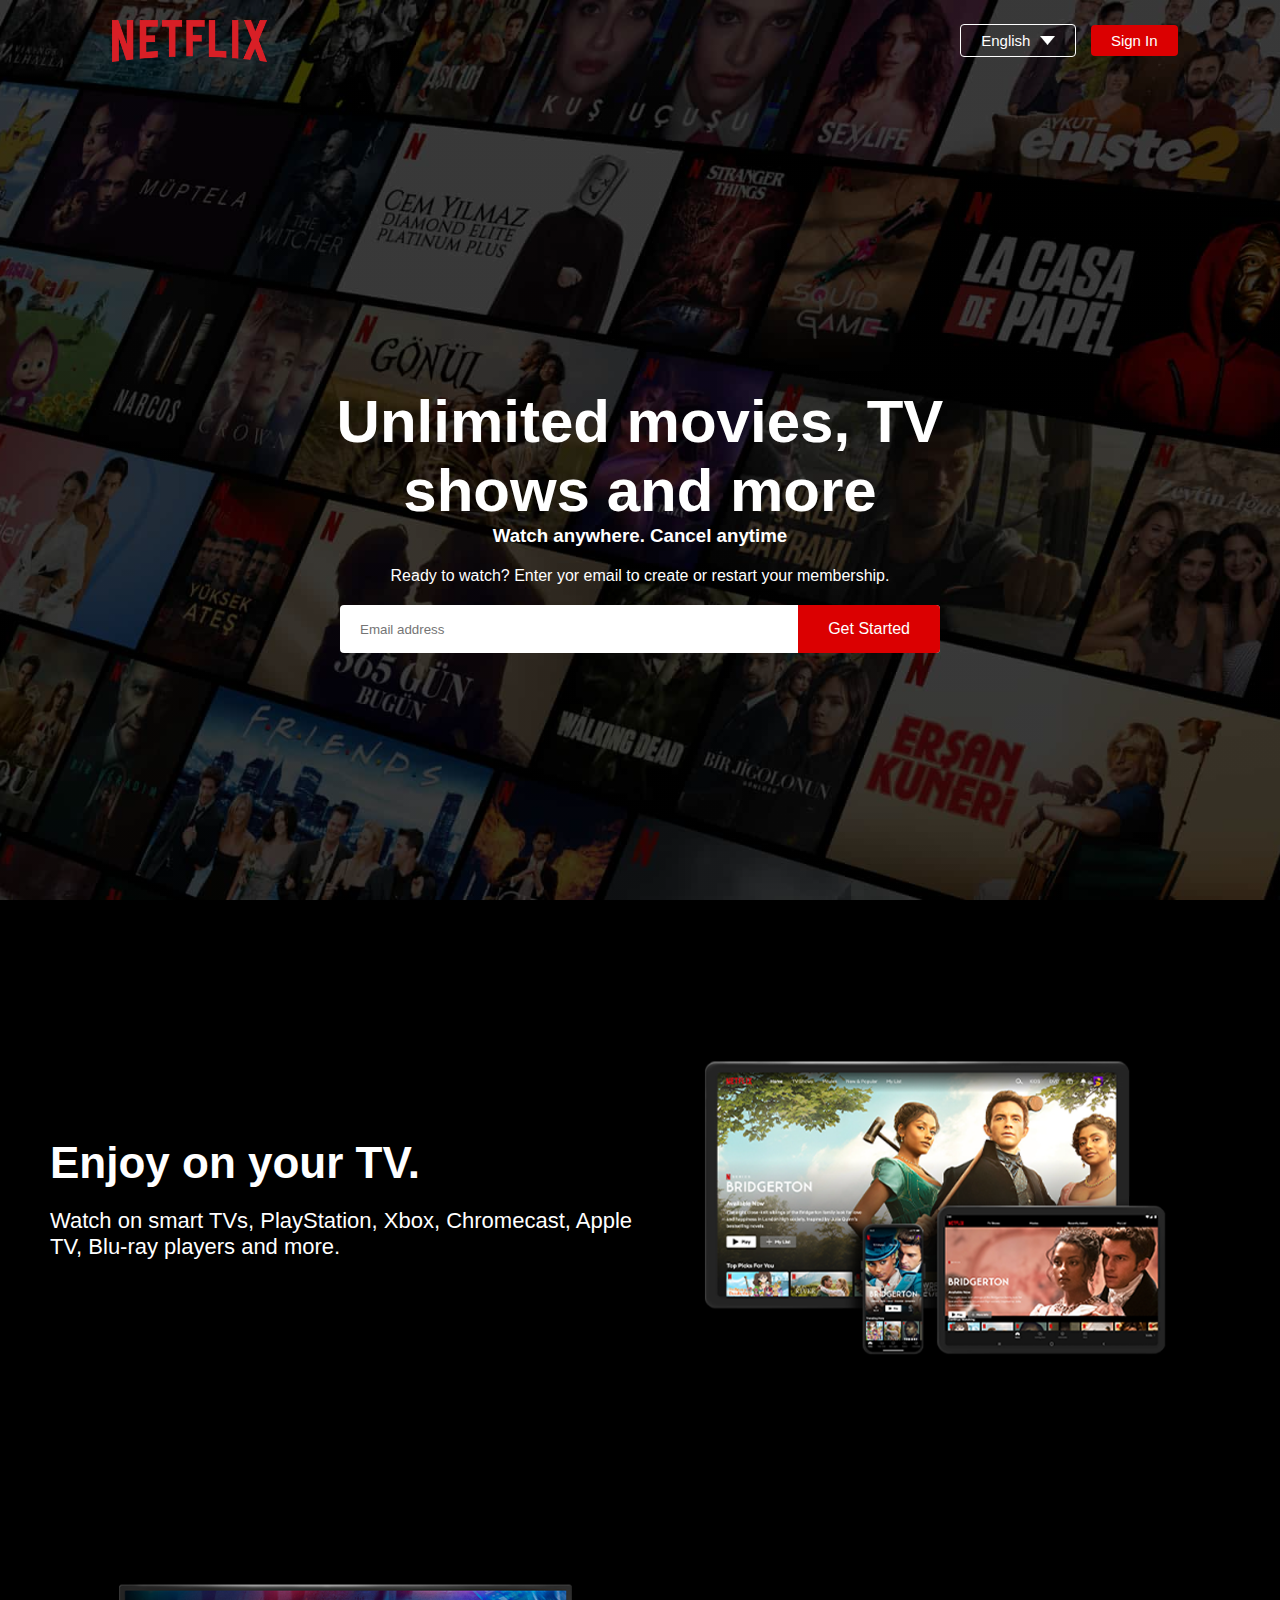
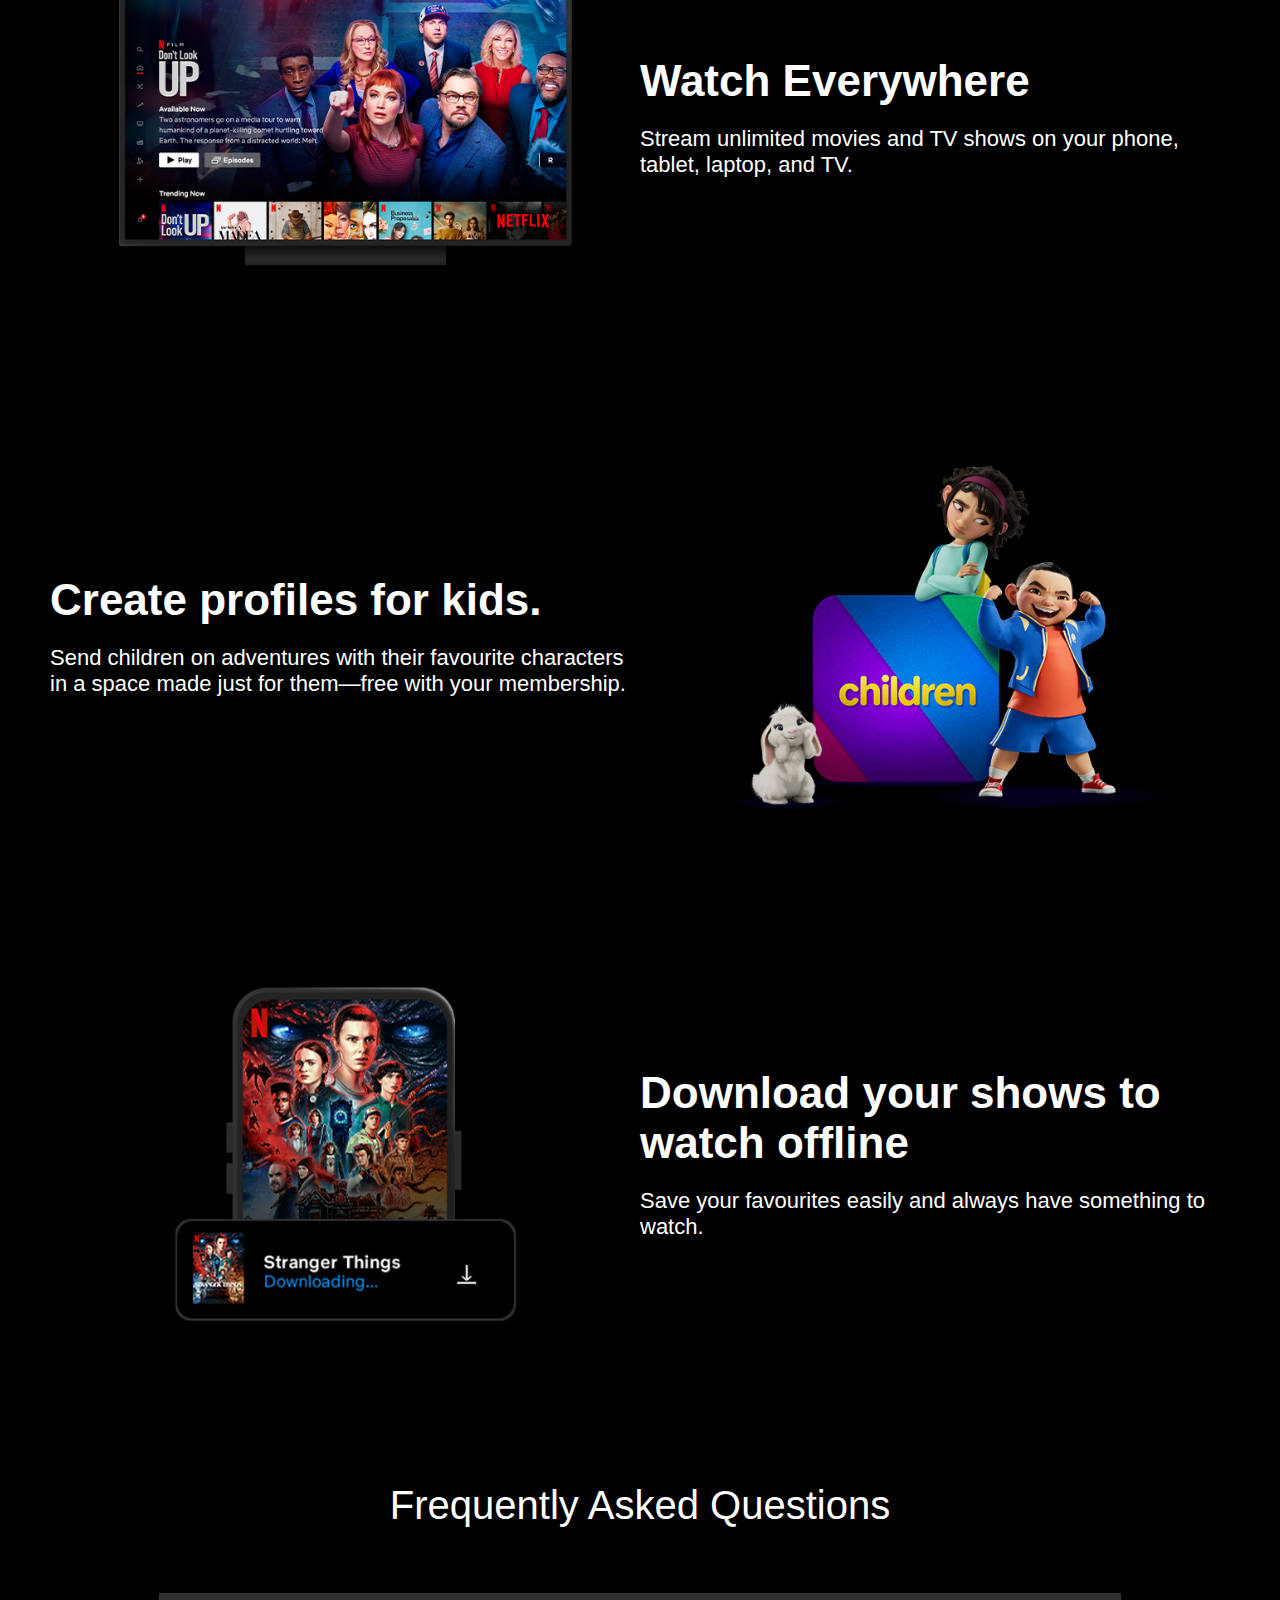
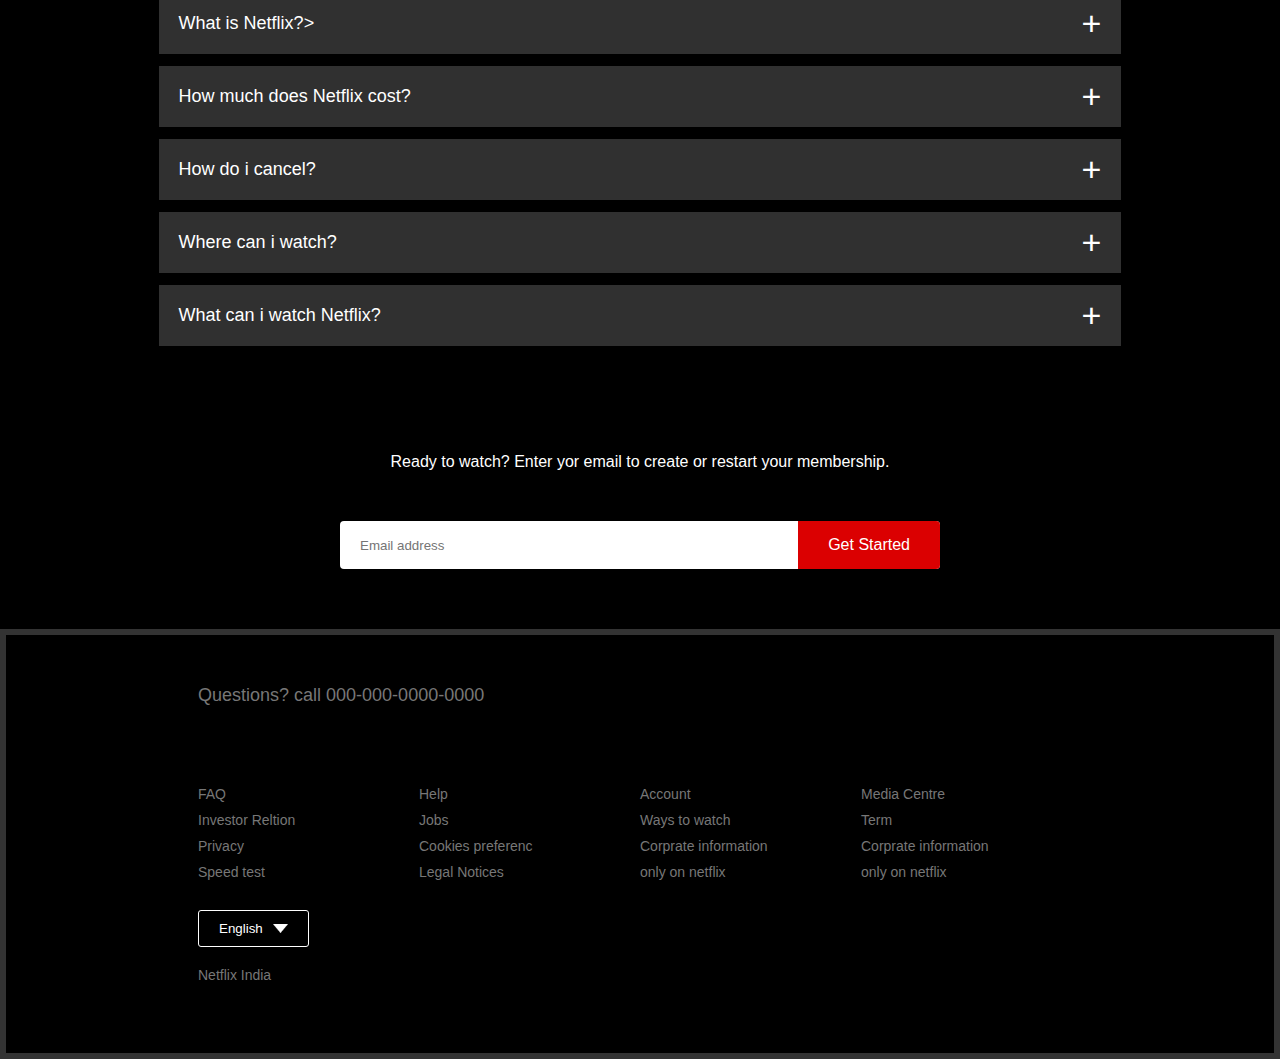
<file: index.html>
<!DOCTYPE html>
<html lang="en">
<head>
    <meta charset="UTF-8">
    <meta http-equiv="X-UA-Compatible" content="IE=edge">
    <meta name="viewport" content="width=device-width, initial-scale=1.0">
    <title>Netflix Website</title>
    <link rel="stylesheet" href="Netflix.css">
    <link rel="icon" type="image/png" href="images/logoo.jpg">
</head>
<body>
    <div class="header"> 
        <nav>
            <img src="images/logo.png" class="logo">
            <div>
                <button class="lang-btn">English<img src="images/down-icon.png"></button>
                <button>Sign In</button>
            </div>
        </nav>
        <div class="hader-content">
            <h1>Unlimited movies, TV shows and more</h1>
            <h3>Watch anywhere. Cancel anytime</h3>
            <p>Ready to watch? Enter yor email to create or restart your membership.</p>
            <form class="email-signup">
                <input type="email" placeholder="Email address" required>
                <button type="submit">Get Started</button>
            </form>
        </div>
    </div>
    <div class="features">
        <div class="row">
            <div class="text-col">
                <h2>Enjoy on your TV.</h2>
                <P>Watch on smart TVs, PlayStation, Xbox, Chromecast, Apple TV, Blu-ray players and more.</P>
            </div>
            <div class="img-col">
                <img src="images/en.png">
            </div>
        </div>
        <div class="row">
            <div class="img-col">
                <img src="images/en (1).png">
            </div>
            <div class="text-col">
                <h2>Watch Everywhere</h2>
                <P>Stream unlimited movies and TV shows on your phone, tablet, laptop, and TV.</P>
            </div>
        </div>
        <div class="row">
            <div class="text-col">
                <h2>Create profiles for kids.</h2>
                <P>Send children on adventures with their favourite characters in a space made just for them—free with your membership.</P>
            </div>
            <div class="img-col">
                <img src="images/en(4).png">
            </div>
        </div>
        <div class="row">
            <div class="img-col">
                <img src="images/en (3).png">
            </div>
            <div class="text-col">
                <h2>Download your shows to watch offline</h2>
                <P>Save your favourites easily and always have something to watch.</P>
            </div>
        </div>

    </div>
    <div class="faq">
        <h2>Frequently Asked Questions</h2>
        <ul class="acc">
            <li>
                <input type="radio" name="acc" id="first">
                <label for="first">What is Netflix?></label>
            </li>
            <li>
                <input type="radio" name="acc" id="first">
                <label for="first">How much does Netflix cost?</label>
            </li>
            <li>
                <input type="radio" name="acc" id="first">
                <label for="first">How do i cancel?</label>
                
            </li>
            <li>
                <input type="radio" name="acc" id="first">
                <label for="first">Where can i watch?</label>
            </li>
            <li>
                <input type="radio" name="acc" id="first">
                <label for="first">What can i watch Netflix?</label>
                </div>
            </li>


        </ul>
        <div>
        <p class="txt">Ready to watch? Enter yor email to create or restart your membership.</p>
        </div>
        <form class="email-signup">
            <input type="email" placeholder="Email address" required>
            <button type="submit">Get Started</button>
            
        </form>
    </div>
    <div class="footer">
        <h2>Questions? call 000-000-0000-0000</h2>

        <div class="row">
            <div class="col">
                <a href="#">FAQ</a>
                <a href="#">Investor Reltion</a>
                <a href="#">Privacy</a>
                <a href="#">Speed test</a>
            </div>
            <div class="col">
                <a href="#">Help</a>
                <a href="#">Jobs</a>
                <a href="#">Cookies preferenc</a>
                <a href="#">Legal Notices</a>
            </div>
            <div class="col">
                <a href="#">Account</a>
                <a href="#">Ways to watch</a>
                <a href="#">Corprate information </a>
                <a href="#">only on netflix</a>
            </div>
            <div class="col">
                <a href="#">Media Centre</a>
                <a href="#">Term</a>
                <a href="#">Corprate information </a>
                <a href="#">only on netflix</a>
            </div>
            <div>
                <button class="lang-btn">English<img src="images/down-icon.png"></button>
            <p class="copyright ">Netflix India</p>
            </div>
                        
                        
            

        </div>
    </div>
</body>
</html>
</file>
<file: Netflix.css>
*{
    margin: 0;
    padding: 0;
    font-family: 'poppins', sans-serif;
    box-sizing: border-box;
}
body{
    background: #000;
    color: #fff;
}
.header{
    width: 100%;
    height: 100vh;
    background-image: linear-gradient(rgba(0,0,0,0.7),rgba(0,0,0,0.7)), url(images/netflix-poster.jpg);
    background-size: cover;
    background-position: center;
    padding: 10px 8%;
    position: relative;
}
nav{
    display: flex;
    align-items: center;
    justify-content: space-between;
    

}
.logo{
    width: 175px;
    cursor: pointer;
    padding:10px;
}
nav button{
    border: 0;
    outline: 0;
    background: #db0001;
    color: #fff;
    padding: 7px 20px;
    font-size: 15px;
    border-radius: 4px;
    margin-left: 10px;
    cursor: pointer;

}
.lang-btn{
    display: inline-flex;
    align-items: center;
    background-color: transparent;
    border: 1px solid #fff;
    
}
.lang-btn img{
    width: 15px ;
    margin-left: 10px;


}
.hader-content{
    position: absolute;
    top: 50%;
    left: 50%;
    transform: translate(-50%,-50%);
    text-align: center;
    margin-top: 100px;
}
.hader-content h1{
    font-size: 60px;
    line-height: 70-px;
    font-weight: 600;
    max-width:  650px; 
}
.hader-content h3{
    font-size: 400;
    margin-bottom: 20px;

}
.email-signup{
    background:#fff;
    border-radius: 4px;
    display: flex;
    align-items: center;
    overflow: hidden;
}
.email-signup input{
    flex:1;
    border: 0;
    outline: 0;
    margin-left: 20px;



}
.email-signup button{
    background: #db0001;
    outline: 0;
    border: 0;
    color: #fff;
    font-size: 16px;
    cursor: pointer;
    padding:15px 30px;
}




.features{
    padding: 50px;
    font-size: 22px;

}
.row{
    display: flex;
    width: 100%;
    align-items: center;
    flex-wrap: wrap;
    padding: 50px 0;
}
.text-col{
    flex-basis: 50%;
    margin-bottom: 20px;
}
.img-col{
    flex-basis: 50%;
    margin-bottom: 20px;
}
.img-col img{
    display: block;
    width: 90%;
    margin: auto;
}
.features h2{
  font-size: 44px;
  font-weight: 600;
  margin-bottom: 20px;
}


.faq{
    padding: 10px 12%;
    text-align: center;
    font-size: 18px;

}
.faq h2{
    font-weight: 500;
    font-size:40PX;
}
.acc{
    margin: 60px auto;
    width: 100%;
    max-width: 750p[x];
}
.acc li{
    list-style:none;
    width: 100%;
    padding: 5px;

}
.acc li label{
    display: flex;
    align-items: center;
    padding: 20px;
    font-size: 18px;
    font-weight: 500;
    background: #303030;
    margin-bottom: 2px;
    cursor: pointer;
    position: relative;

}
label::after{
    content: '+';
    font-size: 34px;
    position: absolute;
    right: 20px;
}
input[type="radio"]{
    display: none;

}
.email-signup{
    max-width: 600px;
    margin: 20px auto 60px;
}
.faq small{
    font-size: 13px;
}


.footer{
    padding: 50px 15% 10px;
    border: 6px solid #333;
    color: #777;
}
.footer h2{
    font-size: 18px;
    font-weight: 400;
    margin-bottom: 30px;
}
.footer .col{
    flex-basis: 25%;
    flex-grow: 1;
    margin-bottom: 20px;
}
.footer .col a{
    display: block;
    text-decoration: none;
    color: #777;
    font-size: 14px;
    margin-bottom:10px;
}
div .txt{
    font-size: px;
    text-align: center;
    font-family: 'poppins', sans-serif;
    display: block;
    text-decoration: none;
    padding: 30px;

    
}
.footer .lang-btn{
    color: #fff;
    padding: 10px 20px;
    border-radius: 3px;
}
.copyright{
    font-size: 14px;
    margin-top: 20px;
    margin-bottom:10px;
}
</file>
